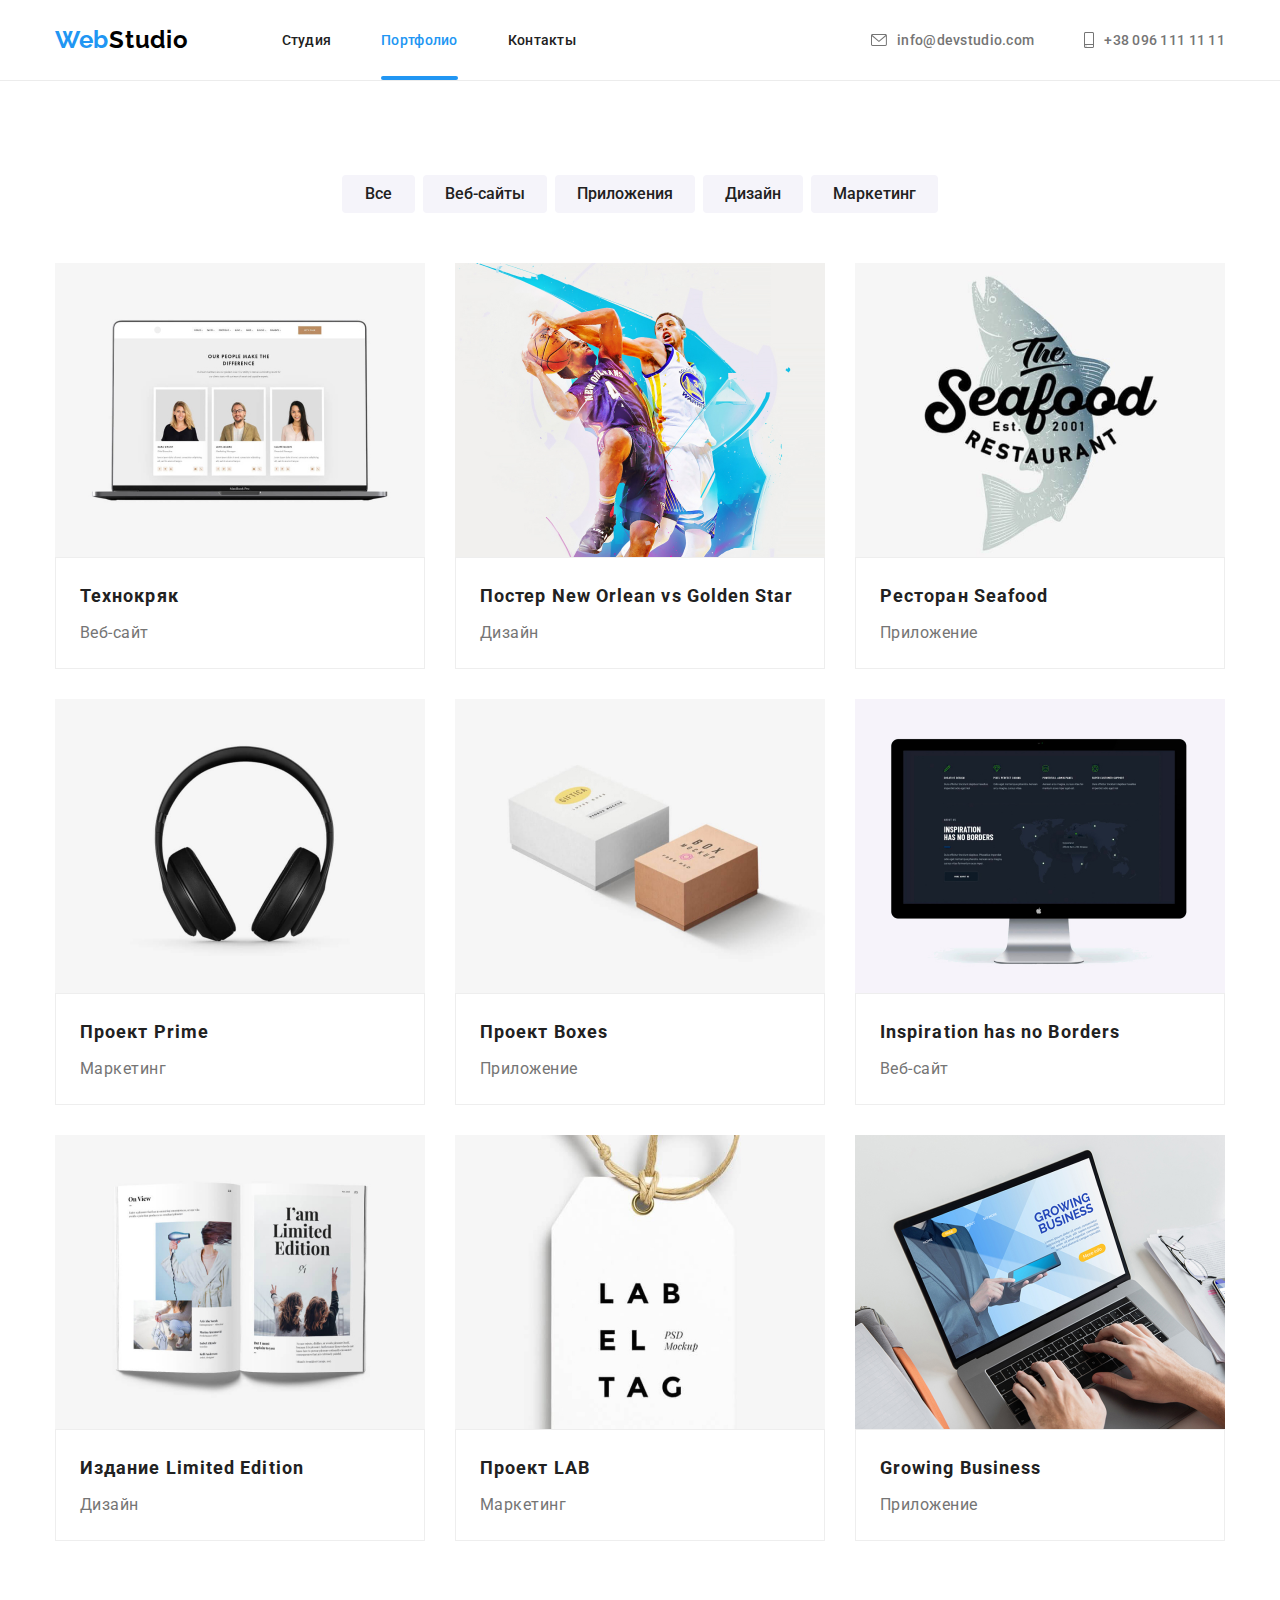
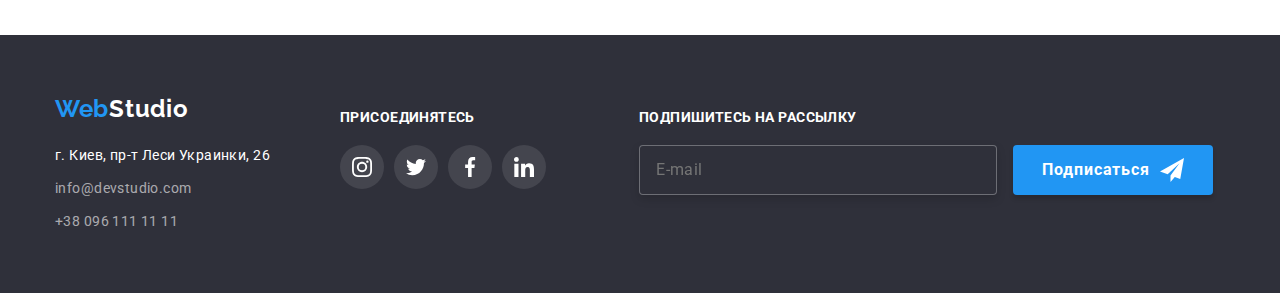
<file: portfolio.html>
<!DOCTYPE html>
<html lang="ru">

<head>
    <meta charset="UTF-8">
    <meta http-equiv="X-UA-Compatible" content="IE=edge">
    <meta name="viewport" content="width=device-width, initial-scale=1.0">
    <link rel="preconnect" href="https://fonts.googleapis.com">
    <link rel="preconnect" href="https://fonts.gstatic.com" crossorigin>
    <link href="https://fonts.googleapis.com/css2?family=Raleway:wght@700&family=Roboto:wght@400;500;700;900&display=swap"
        rel="stylesheet">
    <link rel="stylesheet" href="https://cdnjs.cloudflare.com/ajax/libs/modern-normalize/1.1.0/modern-normalize.min.css">
    <link rel="stylesheet" href="./css/main.min.css">
    <title>Portfolio</title>
</head>

<body>

    <header>
        <div class="container main-nav">
            <nav class="nav">
                <a class="logo" href="./index.html">Web<span class="logo--light">Studio</span></a>
                <button type="button" id="mobile-menu" class="mobile-menu-btn js-open-menu" aria-expanded="false"
                    aria-controls="mobile-menu" aria-label="Переключатель мобильного меню">
                    <svg width='24' height='16'>
                        <use class="icon-menu" href="./img/svg/symbol-defs.svg#icon-menu_24px"></use>
                    </svg>
                </button>
    
                <ul class="nav__list">
                    <li> <a class="nav__link" href="./index.html">Студия</a> </li>
                    <li> <a class="nav__link nav__link--current" href="./portfolio.html">Портфолио</a> </li>
                    <li> <a class="nav__link" href="#cont">Контакты</a> </li>
                </ul>
            </nav>
    
            <ul class="contacts">
                <li>
                    <a class="contacts__link" href="mailto:info@devstudio.com">
                        <svg class="contacts__icon" width="16" height="12">
                            <use href="./img/svg/symbol-defs.svg#icon-envelope"></use>
                        </svg>
                        info@devstudio.com</a>
                </li>
                <li>
                    <a class="contacts__link" href="tel:+380961111111">
                        <svg class="contacts__icon" width="10" height="16">
                            <use href="./img/svg/symbol-defs.svg#icon-smartphone"></use>
                        </svg>
                        +38 096 111 11 11</a>
                </li>
            </ul>
        </div>
    </header>

    <main>
        <section class="section">
            <div class="container">
                <h1 class="portfolio__title">Портфолио</h1>
                
                <!-- Фильтры -->
                <ul class="filter">
                    <li>
                        <button class="filter__btn" type="button">Все</button>
                    </li>
                    <li>
                        <button class="filter__btn" type="button">Веб-сайты</button>
                    </li>
                    <li>
                        <button class="filter__btn" type="button">Приложения</button>
                    </li>
                    <li>
                        <button class="filter__btn" type="button">Дизайн</button>
                    </li>
                    <li>
                        <button class="filter__btn" type="button">Маркетинг</button>
                    </li>
                </ul>
                
                <!-- Список работ -->
                <ul class="card">
                    <li>
                        <div class="card__item">
                            <img class="card__img" src="./img/project1.jpg" alt="Технокряк" >
                            <p class="card__text">Технокряк это современная площадка распространения коронавируса. Компании используют эту платформу для цифрового
                            шпионажа и атак на защищённые сервера конкурентов.</p>
                        </div>
                            <div class="card__inf">
                                <h2 class="card__title">Технокряк</h2>
                                <p class="card__name">Веб-сайт</p>
                            </div>
                    </li>
                    <li>
                        <div class="card__item">
                            <img class="card__img" src="./img/project2.jpg" alt="Постер New Orlean vs Golden Star">
                            <p class="card__text">Технокряк это современная площадка распространения коронавируса. Компании используют эту
                                платформу для цифрового
                                шпионажа и атак на защищённые сервера конкурентов.</p>
                        </div>
                            <div class="card__inf">
                                <h2 class="card__title">Постер New Orlean vs Golden Star</h2>
                                <p class="card__name">Дизайн</p>
                            </div>
                    </li>
                    <li>
                        <div class="card__item">
                            <img  class="card__img"src="./img/project3.jpg" alt="Ресторан Seafood" >
                            <p class="card__text">Технокряк это современная площадка распространения коронавируса. Компании используют эту
                                платформу для цифрового
                                шпионажа и атак на защищённые сервера конкурентов.</p>
                        </div>
                            <div class="card__inf">
                                <h2 class="card__title">Ресторан Seafood</h2>
                                <p class="card__name">Приложение</p>
                            </div>
                    </li>
                    <li>
                        <div class="card__item">
                            <img class="card__img" src="./img/project4.jpg" alt="Проект Prime" >
                            <p class="card__text">Технокряк это современная площадка распространения коронавируса. Компании используют эту
                                платформу для цифрового
                                шпионажа и атак на защищённые сервера конкурентов.</p>
                        </div>
                            <div class="card__inf">
                                <h2 class="card__title">Проект Prime</h2>
                                <p class="card__name">Маркетинг</p>
                            </div>
                    </li>
                    <li>
                        <div class="card__item">
                            <img class="card__img" src="./img/project5.jpg" alt="Проект Boxes">
                            <p class="card__text">Технокряк это современная площадка распространения коронавируса. Компании используют эту
                                платформу для цифрового
                                шпионажа и атак на защищённые сервера конкурентов.</p>
                        </div>
                            <div class="card__inf">
                                <h2 class="card__title">Проект Boxes</h2>
                                <p class="card__name">Приложение</p>
                            </div>
                    </li>
                    <li>
                        <div class="card__item">
                            <img class="card__img" src="./img/project6.jpg" alt="Inspiration has no Borders">
                            <p class="card__text">Технокряк это современная площадка распространения коронавируса. Компании используют эту
                                платформу для цифрового
                                шпионажа и атак на защищённые сервера конкурентов.</p>
                        </div>
                            <div class="card__inf">
                                <h2 class="card__title">Inspiration has no Borders</h2>
                                <p class="card__name">Веб-сайт</p>
                            </div>
                    </li>
                    <li>
                        <div class="card__item">
                            <img class="card__img" src="./img/project7.jpg" alt="Издание Limited Edition">
                            <p class="card__text">Технокряк это современная площадка распространения коронавируса. Компании используют эту
                                платформу для цифрового
                                шпионажа и атак на защищённые сервера конкурентов.</p>
                        </div>
                            <div class="card__inf">
                                <h2 class="card__title">Издание Limited Edition</h2>
                                <p class="card__name">Дизайн</p>
                            </div>
                    </li>
                    <li>
                        <div class="card__item">
                            <img class="card__img" src="./img/project8.jpg" alt="Проект LAB">
                            <p class="card__text">Технокряк это современная площадка распространения коронавируса. Компании используют эту
                                платформу для цифрового
                                шпионажа и атак на защищённые сервера конкурентов.</p>
                        </div>
                            <div class="card__inf">
                                <h2 class="card__title">Проект LAB</h2>
                                <p class="card__name">Маркетинг</p>
                            </div>
                    </li>
                    <li>
                        <div class="card__item">
                            <img class="card__img" src="./img/project9.jpg" alt="Growing Business">
                            <p class="card__text">Технокряк это современная площадка распространения коронавируса. Компании используют эту
                                платформу для цифрового
                                шпионажа и атак на защищённые сервера конкурентов.</p>
                        </div>
                            <div class="card__inf">
                                <h2 class="card__title">Growing Business</h2>
                                <p class="card__name">Приложение</p>
                            </div>
                    </li>
                </ul>
            </div>
        </section>
    </main>

    <!-- ФУТЕР -->

    <footer>
        <div class="container footer">
            <div>
                <a class="logo" href="">Web<span class="logo--dark">Studio</span></a>
                <address class="footer__adr" id="cont">
                    г. Киев, пр-т Леси Украинки, 26
                </address>
                <ul>
                    <li class="footer__mail">
                        <a class="footer__cont" href="mailto:info@devstudio.com">info@devstudio.com</a>
                    </li>
                    <li>
                        <a class="footer__cont" href="tel:+380961111111">+38 096 111 11 11</a>
                    </li>
                </ul>
            </div>
            <div class="subscribe">
                <h3 class="subscribe__title">ПРИСОЕДИНЯТЕСЬ</h3>
                <ul class="subscribe__list">
                    <li class="subscribe__item">
                        <a class="subscribe__link" href="https://www.instagram.com/" target="blank">
                            <div class="subscribe__container">
                                <svg class="subscribe__icon">
                                    <use href="./img/svg/symbol-defs.svg#icon-instagram"></use>
                                </svg>
                            </div>
                        </a>
                    </li>
                    <li class="subscribe__item">
                        <a class="subscribe__link" href="https://twitter.com/" target="blank">
                            <div class="subscribe__container">
                                <svg class="subscribe__icon">
                                    <use href="./img/svg/symbol-defs.svg#icon-twitter"></use>
                                </svg>
                            </div>
                        </a>
                    </li>
                    <li class="subscribe__item">
                        <a class="subscribe__link" href="https://www.facebook.com/" target="blank">
                            <div class="subscribe__container">
                                <svg class="subscribe__icon">
                                    <use href="./img/svg/symbol-defs.svg#icon-facebook"></use>
                                </svg>
                            </div>
                        </a>
                    </li>
                    <li class="subscribe__item">
                        <a class="subscribe__link" href="https://www.linkedin.com/" target="blank">
                            <div class="subscribe__container">
                                <svg class="subscribe__icon">
                                    <use href="./img/svg/symbol-defs.svg#icon-linkedin"></use>
                                </svg>
                            </div>
                        </a>
                    </li>
                </ul>
            </div>

            <form class="mail-form">
                <h3 class="subscribe__title">ПОДПИШИТЕСЬ НА РАССЫЛКУ</h3>
                <div class="mail">
                    <input class="mail__input" type="email" name="mail" id="email" placeholder="E-mail">
                    <button class="mail__btn" type="submit">Подписаться</button>
                </div>
            </form>
        </div>

    </footer>

    <!-- mobile menu -->
    
    <div class="mobile-menu-container js-menu-container" id="mobile-menu">
        <button type="button" class="mobile-menu-btn js-close-menu" aria-label="Переключатель мобильного меню">
            <svg width='18' height='18'>
                <use class="icon-menu-close" href="./img/svg/symbol-defs.svg#icon-menu_24px"></use>
            </svg>
        </button>
        <nav class="mobile-site-nav">
            <ul class="mobile-nav-list">
                <li class="mobile-nav-list__item"> <a href="./index.html" class="mobile-nav-list__link">Студия</a>
                </li>
                <li class="mobile-nav-list__item"> <a href="./portfolio.html" class="mobile-nav-list__link">Портфолио</a>
                </li>
                <li class="mobile-nav-list__item"> <a href="" class="mobile-nav-list__link">Контакты</a></li>
            </ul>
    
            <ul class="mobile-contacts">
                <li class="mobile-contacts__item">
                    <a href="tel:+380961111111" class="mobile-contacts-link">+38 096 111 11 11</a>
                </li>
                <li class="mobile-contacts__item">
                    <a href="mailto:info@devstudio.com" class="mobile-contacts-link">info@devstudio.com</a>
                </li>
            </ul>
            <ul class="social-network">
                <li class="social-network__item">
                    <a href="" class="social-network__link">Instagram</a>
                </li>
                <li class="social-network__item">
                    <a href="" class="social-network__link">Twitter</a>
                </li>
                <li class="social-network__item">
                    <a href="" class="social-network__link">Facebook</a>
                </li>
                <li class="social-network__item">
                    <a href="" class="social-network__link">LinkedIn</a>
                </li>
            </ul>
        </nav>
    
    </div>


    <!-- <script defer src="https://cdnjs.cloudflare.com/ajax/libs/body-scroll-lock/3.1.5/bodyScrollLock.min.js"
        integrity="sha512-HowizSDbQl7UPEAsPnvJHlQsnBmU2YMrv7KkTBulTLEGz9chfBoWYyZJL+MUO6p/yBuuMO/8jI7O29YRZ2uBlA=="
        crossorigin="anonymous"></script> -->
    <script defer src="js/mobile-menu.js"></script>
</body>


</html>
</file>
<file: css/main.min.css>
html{background-color:#e5e5e5;max-width:100vw;overflow-x:hidden}body{background-color:#fff;font-family:Roboto, sans-serif;max-width:100vw;overflow-x:hidden}ul{list-style:none;padding:0px;margin:0px}.section{width:100wv}@media screen and (min-width: 1200px){.section{padding-top:94px;padding-bottom:94px}}@media screen and (max-width: 1199px){.section{padding-top:60px;padding-bottom:60px}}.container{margin-left:auto;margin-right:auto;padding-left:15px;padding-right:15px}@media screen and (min-width: 480px){.container{width:480px}}@media screen and (min-width: 768px){.container{width:768px}}@media screen and (min-width: 1200px){.container{width:1200px}}img{display:block;max-width:100%;height:auto}p{margin:0}header{background-color:#fff;border-bottom:1px solid #ececec;width:100vw}.main-nav{display:-webkit-box;display:-ms-flexbox;display:flex;-webkit-box-align:center;-ms-flex-align:center;align-items:center;-webkit-box-pack:justify;-ms-flex-pack:justify;justify-content:space-between}.logo{color:#2196f3;font-family:raleway;font-weight:700;font-size:26px;text-decoration:none;line-height:1.2}@media screen and (min-width: 1199px){.logo{font-size:24px;line-height:28px;letter-spacing:0.03em}}.logo--light{color:#000}.logo--dark{color:#fff}@media screen and (min-width: 768px){.nav-list{display:-webkit-box;display:-ms-flexbox;display:flex}}.nav{display:-webkit-box;display:-ms-flexbox;display:flex;-webkit-box-align:center;-ms-flex-align:center;align-items:center}.nav__list{display:-webkit-box;display:-ms-flexbox;display:flex;margin-top:0;margin-bottom:0;margin-left:93px}@media screen and (max-width: 1199px){.nav__list{margin-left:88px;font-size:14px;line-height:16px}}@media screen and (max-width: 767px){.nav__list{display:none}}.nav__link{display:block;padding-top:32px;padding-bottom:32px;font-weight:500;font-size:14px;line-height:16px;letter-spacing:0.02em;color:#212121;text-decoration:none;position:relative;-webkit-transition:250ms cubic-bezier(0.4, 0, 0.2, 1);transition:250ms cubic-bezier(0.4, 0, 0.2, 1)}.nav__link:hover,.nav__link:focus{color:#2196f3;-webkit-transition:250ms cubic-bezier(0.4, 0, 0.2, 1);transition:250ms cubic-bezier(0.4, 0, 0.2, 1)}.nav__link.nav__link--current{color:#2196f3}.nav li:not(:last-child),.contacts li:not(:last-child){margin-right:50px}.nav__link::after{content:'';display:block;width:100%;height:4px;background-color:#2196f3;position:absolute;bottom:0;border-radius:2px;-webkit-transform:scaleX(0);transform:scaleX(0);-webkit-transition:-webkit-transform 250ms cubic-bezier(0.4, 0, 0.2, 1);transition:-webkit-transform 250ms cubic-bezier(0.4, 0, 0.2, 1);transition:transform 250ms cubic-bezier(0.4, 0, 0.2, 1);transition:transform 250ms cubic-bezier(0.4, 0, 0.2, 1), -webkit-transform 250ms cubic-bezier(0.4, 0, 0.2, 1)}.nav__link:hover::after,.nav__link:focus::after{-webkit-transform:scaleX(1);transform:scaleX(1)}.nav__link.nav__link--current.nav__link::after{-webkit-transform:scaleX(1);transform:scaleX(1)}.contacts{display:-webkit-box;display:-ms-flexbox;display:flex}@media screen and (max-width: 1199px){.contacts{display:-webkit-box;display:-ms-flexbox;display:flex;-webkit-box-orient:vertical;-webkit-box-direction:normal;-ms-flex-direction:column;flex-direction:column;margin-left:70px}}@media screen and (max-width: 767px){.contacts{display:none}}.contacts__link{font-weight:500;font-size:14px;line-height:16px;letter-spacing:0.02em;text-decoration:none;color:#757575;display:-webkit-box;display:-ms-flexbox;display:flex;-webkit-box-align:center;-ms-flex-align:center;align-items:center;-webkit-transition:250ms cubic-bezier(0.4, 0, 0.2, 1);transition:250ms cubic-bezier(0.4, 0, 0.2, 1)}.contacts__link:hover,.contacts__link:focus{color:#2196f3;-webkit-transition:250ms cubic-bezier(0.4, 0, 0.2, 1);transition:250ms cubic-bezier(0.4, 0, 0.2, 1)}.contacts__link:hover .contacts__icon,.contacts__link:focus .contacts__icon{fill:#2196f3;-webkit-transition:250ms cubic-bezier(0.4, 0, 0.2, 1);transition:250ms cubic-bezier(0.4, 0, 0.2, 1)}@media screen and (max-width: 1199px){.contacts__link{margin-bottom:10px}}.contacts__icon{fill:#757575;margin-right:10px;-webkit-transition:250ms cubic-bezier(0.4, 0, 0.2, 1);transition:250ms cubic-bezier(0.4, 0, 0.2, 1)}.main{background-color:#2f303a;background-image:-webkit-gradient(linear, left top, left bottom, from(rgba(47,48,58,0.4)), to(rgba(47,48,58,0.4))),url("../img/main-img.jpg");background-image:linear-gradient(rgba(47,48,58,0.4), rgba(47,48,58,0.4)),url("../img/main-img.jpg");background-repeat:no-repeat;background-position:center;margin-bottom:0px;padding-top:200px;padding-bottom:200px;text-align:center}@media screen and (max-width: 480px){.main{background-image:-webkit-gradient(linear, left top, right top, from(rgba(47,48,58,0.4)), to(rgba(47,48,58,0.4))),url("../img/main-img-m.jpg");background-image:linear-gradient(to right, rgba(47,48,58,0.4), rgba(47,48,58,0.4)),url("../img/main-img-m.jpg");background-size:cover}}@media screen and (min-width: 481px){.main{background-image:-webkit-gradient(linear, left top, right top, from(rgba(47,48,58,0.4)), to(rgba(47,48,58,0.4))),url("../img/main-img-m.jpg");background-image:linear-gradient(to right, rgba(47,48,58,0.4), rgba(47,48,58,0.4)),url("../img/main-img-m.jpg");background-size:cover}}@media screen and (min-width: 769px){.main{background-image:-webkit-gradient(linear, left top, right top, from(rgba(47,48,58,0.4)), to(rgba(47,48,58,0.4))),url("../img/main-img-t.jpg");background-image:linear-gradient(to right, rgba(47,48,58,0.4), rgba(47,48,58,0.4)),url("../img/main-img-t.jpg");background-size:cover}}@media screen and (min-width: 1199px){.main{background-image:-webkit-gradient(linear, left top, right top, from(rgba(47,48,58,0.4)), to(rgba(47,48,58,0.4))),url("../img/main-img.jpg");background-image:linear-gradient(to right, rgba(47,48,58,0.4), rgba(47,48,58,0.4)),url("../img/main-img.jpg")}}@media screen and (max-width: 1199px){.main{height:400px;padding-top:118px;padding-bottom:118px}}.main__title{margin-top:0;margin-bottom:30px;font-weight:900;font-size:44px;line-height:60px;text-align:center;letter-spacing:0.06em;text-transform:uppercase;color:#fff}@media screen and (max-width: 1199px){.main__title{font-size:26px;line-height:1.62}}.main__btn{cursor:pointer;border-radius:4px;border:0;width:200px;height:50px;font-family:Roboto;font-weight:700;font-size:16px;line-height:30px;letter-spacing:0.06em;color:#ffffff;background-color:#2196f3;-webkit-box-shadow:0px 4px 4px rgba(0,0,0,0.15);box-shadow:0px 4px 4px rgba(0,0,0,0.15)}.pluses{display:-webkit-box;display:-ms-flexbox;display:flex}@media screen and (max-width: 1199px){.pluses{-ms-flex-wrap:wrap;flex-wrap:wrap;-webkit-box-pack:center;-ms-flex-pack:center;justify-content:center}}.pluses__container{display:-webkit-box;display:-ms-flexbox;display:flex;-webkit-box-pack:center;-ms-flex-pack:center;justify-content:center;-webkit-box-align:center;-ms-flex-align:center;align-items:center;height:120px;border-radius:4px;margin-bottom:30px;margin-right:0px;background-color:#f5f4fa}.pluses li{min-width:270px}.pluses li:not(:last-child){margin-right:30px}@media screen and (max-width: 1199px){.pluses li{max-width:354px}.pluses li:nth-child(-n+2){margin-bottom:30px}.pluses li:not(:last-child){margin-right:0px}.pluses li:nth-child(2n+1){margin-right:30px}}@media screen and (max-width: 767px){.pluses li{max-width:450px}.pluses li:not(:last-child){margin-bottom:30px}.pluses li:nth-child(2n+1){margin-right:0px}}.title-2{font-weight:700;font-size:36px;line-height:42px;text-align:center;letter-spacing:0.03em;color:#212121;margin-top:0;margin-bottom:50px}@media screen and (max-width: 1199px){.title-2{font-size:28px;margin-bottom:30px}}.none{display:none}.section--small{padding-top:0px}@media screen and (max-width: 1199px){.section--small{display:none}}.pluses__title{font-weight:700;font-size:14px;line-height:16px;letter-spacing:0.03em;text-transform:uppercase;color:#212121}@media screen and (max-width: 767px){.pluses__title{text-align:center}}.pluses__text{font-size:14px;line-height:24px;letter-spacing:0.03em;color:#757575}.work{display:-webkit-box;display:-ms-flexbox;display:flex}.work li:not(:last-child){margin-right:30px}.work__item{position:relative}.work__item::before{display:inline-block;position:absolute;content:'';width:100%;height:70px;background-color:rgba(47,48,58,0.8);bottom:0}.work__title{position:absolute;margin:0;bottom:27px;left:87px;font-size:14px;line-height:16px;text-align:center;letter-spacing:0.03em;text-transform:uppercase;color:#ffffff}.team{background-color:#f5f4fa;display:-webkit-box;display:-ms-flexbox;display:flex;-ms-flex-wrap:wrap;flex-wrap:wrap;-webkit-box-pack:center;-ms-flex-pack:center;justify-content:center}.inf__name{font-weight:500;font-size:16px;line-height:19px;letter-spacing:0.03em;color:#212121;margin-top:0;margin-bottom:10px}.inf__prof{font-size:16px;line-height:19px;letter-spacing:0.03em;color:#757575}.inf{padding-top:30px;padding-bottom:30px}.team__list{display:-webkit-box;display:-ms-flexbox;display:flex;margin:0px}@media screen and (max-width: 1199px){.team__list{-ms-flex-wrap:wrap;flex-wrap:wrap;-webkit-box-pack:center;-ms-flex-pack:center;justify-content:center}}.team__item{text-align:center;border-radius:0px 0px 4px 4px;background:#ffffff;-webkit-box-shadow:0px 1px 3px rgba(0,0,0,0.12),0px 1px 1px rgba(0,0,0,0.14),0px 2px 1px rgba(0,0,0,0.2);box-shadow:0px 1px 3px rgba(0,0,0,0.12),0px 1px 1px rgba(0,0,0,0.14),0px 2px 1px rgba(0,0,0,0.2)}.team__item:not(:last-child){margin-right:30px}@media screen and (max-width: 767px){.team__item:not(:last-child){margin-bottom:30px}.team__item:not(:last-child):not(:last-child){margin-right:0px}}@media screen and (min-width: 768px) and (max-width: 1199px){.team__item{width:calc((100% - 4 * 15px) / 2);margin:15px}.team__item:not(:last-child){margin-right:15px}}.team__photo{width:270px}@media screen and (max-width: 1199px){.team__photo{width:350px}}@media screen and (max-width: 767px){.team__photo{width:450px}}.social-list{display:-webkit-box;display:-ms-flexbox;display:flex;margin-top:16px;padding-left:32px;padding-right:32px;-webkit-box-pack:center;-ms-flex-pack:center;justify-content:center;-webkit-box-align:center;-ms-flex-align:center;align-items:center}.social-list__link{display:-webkit-box;display:-ms-flexbox;display:flex;border-radius:50%;width:44px;height:44px;-webkit-box-align:center;-ms-flex-align:center;align-items:center;-webkit-box-pack:center;-ms-flex-pack:center;justify-content:center;color:#afb1b8;-webkit-transition:250ms cubic-bezier(0.4, 0, 0.2, 1);transition:250ms cubic-bezier(0.4, 0, 0.2, 1)}.social-list__link:hover,.social-list__link:focus{background-color:#2196f3;-webkit-transition:250ms cubic-bezier(0.4, 0, 0.2, 1);transition:250ms cubic-bezier(0.4, 0, 0.2, 1)}.social-list__link:hover .social-list__icon,.social-list__link:focus .social-list__icon{fill:#ffff}.social-list__container{display:-webkit-box;display:-ms-flexbox;display:flex;-webkit-box-align:center;-ms-flex-align:center;align-items:center;-webkit-box-pack:center;-ms-flex-pack:center;justify-content:center}.social-list__icon{width:20px;height:20px;fill:currentColor}.social-list__item:not(:last-child){margin-right:10px}@media screen and (max-width: 480px){.company__list{display:-webkit-box;display:-ms-flexbox;display:flex;-webkit-box-pack:center;-ms-flex-pack:center;justify-content:center}}@media screen and (max-width: 1199px){.company__list{display:-webkit-box;display:-ms-flexbox;display:flex;-ms-flex-wrap:wrap;flex-wrap:wrap;margin:-15px}}@media screen and (min-width: 1200px){.company__list{display:-webkit-box;display:-ms-flexbox;display:flex;-webkit-box-pack:center;-ms-flex-pack:center;justify-content:center;margin-left:0;margin-right:0;padding-left:215px;padding-right:215px}.company__list li:not(:last-child){margin-right:30px}}@media screen and (min-width: 1200px){.company__list li+.company__list li{margin-left:30px}}@media screen and (min-width: 475px) and (max-width: 767px){.company__list li{width:calc((100% - 4 * 15px) / 2);margin:15px}}@media screen and (min-width: 768px) and (max-width: 1199px){.company__list li{width:calc((100% - 6 * 15px) / 3);margin:15px}}.company__link{display:-webkit-box;display:-ms-flexbox;display:flex;-webkit-box-pack:center;-ms-flex-pack:center;justify-content:center;-webkit-box-align:center;-ms-flex-align:center;align-items:center;min-width:170px;height:92px;border-radius:4px;border:1px solid #afb1b8}.company__link:hover,.company__link:focus{border:1px solid #2196f3}.company__link:hover .company__icon,.company__link:focus .company__icon{fill:#2196f3;-webkit-transition:250ms cubic-bezier(0.4, 0, 0.2, 1);transition:250ms cubic-bezier(0.4, 0, 0.2, 1)}@media screen and (max-width: 475px){.company__link{display:-webkit-box;display:-ms-flexbox;display:flex;width:170px}}.company__icon{width:106px;height:60px;fill:#afb1b8;-webkit-transition:250ms cubic-bezier(0.4, 0, 0.2, 1);transition:250ms cubic-bezier(0.4, 0, 0.2, 1)}footer{background-color:#2f303a;padding-top:60px;padding-bottom:60px}.footer{display:-webkit-box;display:-ms-flexbox;display:flex;-webkit-box-pack:start;-ms-flex-pack:start;justify-content:flex-start}@media screen and (max-width: 1199px){.footer{-ms-flex-wrap:wrap;flex-wrap:wrap;-webkit-box-pack:center;-ms-flex-pack:center;justify-content:center;text-align:center}}@media screen and (max-width: 767px){.footer{display:block;text-align:center}}.footer__adr{font-size:14px;line-height:24px;letter-spacing:0.03em;font-style:normal;color:#ffffff;margin-top:20px;margin-bottom:9px}.footer__cont{font-size:14px;line-height:24px;letter-spacing:0.03em;text-decoration:none;color:rgba(255,255,255,0.6)}.footer__mail{padding-bottom:9px}.subscribe{margin-left:70px;width:206px;height:80px}@media screen and (max-width: 1199px){.subscribe{margin-left:165px}}@media screen and (max-width: 767px){.subscribe{margin-left:50%;margin-bottom:60px;margin-top:60px;-webkit-transform:translate(-50%);transform:translate(-50%)}}.subscribe__title{font-size:14px;line-height:16px;letter-spacing:0.03em;margin-bottom:20px;color:#ffffff}.subscribe__list{display:-webkit-box;display:-ms-flexbox;display:flex;margin-top:16px;padding-left:32px;padding-right:32px;-webkit-box-pack:center;-ms-flex-pack:center;justify-content:center;-webkit-box-align:center;-ms-flex-align:center;align-items:center}.subscribe__link{display:-webkit-box;display:-ms-flexbox;display:flex;border-radius:50%;width:44px;height:44px;-webkit-box-align:center;-ms-flex-align:center;align-items:center;-webkit-box-pack:center;-ms-flex-pack:center;justify-content:center;background-color:rgba(255,255,255,0.1);-webkit-transition:250ms cubic-bezier(0.4, 0, 0.2, 1);transition:250ms cubic-bezier(0.4, 0, 0.2, 1)}.subscribe__link:hover,.subscribe__link:focus{background-color:#2196f3;-webkit-transition:250ms cubic-bezier(0.4, 0, 0.2, 1);transition:250ms cubic-bezier(0.4, 0, 0.2, 1)}.subscribe__container{display:-webkit-box;display:-ms-flexbox;display:flex;-webkit-box-align:center;-ms-flex-align:center;align-items:center;-webkit-box-pack:center;-ms-flex-pack:center;justify-content:center}.subscribe__icon{width:20px;height:20px;fill:#ffff}.subscribe__item:not(:last-child){margin-right:10px}.mail-form{margin-left:93px}.mail-form input::-webkit-input-placeholder{font-size:16px;line-height:20px;letter-spacing:0.03em}.mail-form input:-ms-input-placeholder{font-size:16px;line-height:20px;letter-spacing:0.03em}.mail-form input::-ms-input-placeholder{font-size:16px;line-height:20px;letter-spacing:0.03em}.mail-form input::placeholder{font-size:16px;line-height:20px;letter-spacing:0.03em}@media screen and (max-width: 1199px){.mail-form{margin-left:auto;margin-right:auto;margin-top:60px}}.mail__input{min-width:358px;height:50px;padding-left:16px;border:1px solid rgba(255,255,255,0.3);border-radius:4px;-webkit-filter:drop-shadow(0px 4px 4px rgba(0,0,0,0.15));filter:drop-shadow(0px 4px 4px rgba(0,0,0,0.15));background-color:#2f303a;color:rgba(255,255,255,0.6)}@media screen and (max-width: 1199px){.mail__input{min-width:450px;margin-left:50%;margin-bottom:20px;-webkit-transform:translate(-50%);transform:translate(-50%)}}@media screen and (max-width: 767px){.mail__input{margin-right:50%}}@media screen and (max-width: 475px){.mail__input{min-width:320px}}.mail__btn{display:-webkit-inline-box;display:-ms-inline-flexbox;display:inline-flex;-webkit-box-align:center;-ms-flex-align:center;align-items:center;-webkit-box-pack:center;-ms-flex-pack:center;justify-content:center;margin-left:12px;width:200px;height:50px;cursor:pointer;border-radius:4px;border:0;font-family:Roboto;font-weight:700;font-size:16px;line-height:30px;letter-spacing:0.06em;color:#ffffff;background-color:#2196f3;-webkit-box-shadow:0px 4px 4px rgba(0,0,0,0.15);box-shadow:0px 4px 4px rgba(0,0,0,0.15)}.mail__btn::after{content:'';width:24px;height:24px;margin-left:10px;background-size:contain;background-image:url(../img/svg/icon-send.svg)}.backdrop{position:fixed;top:0;left:0;width:100vw;height:100%;background-color:rgba(0,0,0,0.2);opacity:1;-webkit-transition:opacity 250ms cubic-bezier(0.4, 0, 0.2, 1);transition:opacity 250ms cubic-bezier(0.4, 0, 0.2, 1)}.backdrop.backdrop--is-hidden{opacity:0;pointer-events:none}.modal{position:absolute;top:50%;left:50%;-webkit-transform:translate(-50%, -50%);transform:translate(-50%, -50%);min-width:528px;min-height:581px;border-radius:4px;background-color:#fff;-webkit-box-shadow:0px 1px 3px rgba(0,0,0,0.12),0px 1px 1px rgba(0,0,0,0.14),0px 2px 1px rgba(0,0,0,0.2);box-shadow:0px 1px 3px rgba(0,0,0,0.12),0px 1px 1px rgba(0,0,0,0.14),0px 2px 1px rgba(0,0,0,0.2)}@media screen and (max-width: 480px){.modal{min-width:320px;min-height:500px}}@media screen and (min-width: 480px){.modal{min-width:450px;min-height:609px}}@media screen and (min-width: 1200px){.modal{min-width:528px;min-height:581px}}.modal__button-close{display:-webkit-box;display:-ms-flexbox;display:flex;position:absolute;width:30px;height:30px;top:8px;right:8px;-webkit-box-align:center;-ms-flex-align:center;align-items:center;-webkit-box-pack:center;-ms-flex-pack:center;justify-content:center;border-radius:50%;border:1px solid rgba(0,0,0,0.1);background-color:#fff;cursor:pointer}.button-close{display:-webkit-box;display:-ms-flexbox;display:flex;-webkit-box-align:center;-ms-flex-align:center;align-items:center;-webkit-box-pack:center;-ms-flex-pack:center;justify-content:center}.button-close:hover .button-close__icon,.button-close:focus .button-close__icon{fill:#2196f3;-webkit-transition:250ms cubic-bezier(0.4, 0, 0.2, 1);transition:250ms cubic-bezier(0.4, 0, 0.2, 1)}.button-close__icon{width:18px;height:18px;fill:#000;-webkit-transition:250ms cubic-bezier(0.4, 0, 0.2, 1);transition:250ms cubic-bezier(0.4, 0, 0.2, 1)}.form{margin:40px auto;width:448px}@media screen and (max-width: 480px){.form{max-width:320px}}@media screen and (min-width: 480px){.form{width:370px}}@media screen and (min-width: 1200px){.form{min-width:448px}}.form__title{text-align:center;margin-bottom:12px;font-weight:bold;font-size:20px;line-height:23px;letter-spacing:0.03em}.form__item{display:-webkit-box;display:-ms-flexbox;display:flex;-webkit-box-orient:vertical;-webkit-box-direction:normal;-ms-flex-direction:column;flex-direction:column;position:relative;margin-bottom:10px;-webkit-transition:250ms cubic-bezier(0.4, 0, 0.2, 1);transition:250ms cubic-bezier(0.4, 0, 0.2, 1)}.form__item:hover,.form__item:focus{fill:#2196f3;-webkit-transition:250ms cubic-bezier(0.4, 0, 0.2, 1);transition:250ms cubic-bezier(0.4, 0, 0.2, 1)}.form__item:hover .form__input,.form__item:focus .form__input{border:1px solid #2196f3;-webkit-transition:250ms cubic-bezier(0.4, 0, 0.2, 1);transition:250ms cubic-bezier(0.4, 0, 0.2, 1)}.form__item:hover .form__comment,.form__item:focus .form__comment{border:1px solid #2196f3;-webkit-transition:250ms cubic-bezier(0.4, 0, 0.2, 1);transition:250ms cubic-bezier(0.4, 0, 0.2, 1)}.form__label{margin-bottom:4px;font-size:12px;line-height:14px;letter-spacing:0.01em;color:#757575}.form__input{height:40px;padding:12px 42px;border-radius:4px;border:1px solid rgba(33,33,33,0.2);-webkit-transition:250ms cubic-bezier(0.4, 0, 0.2, 1);transition:250ms cubic-bezier(0.4, 0, 0.2, 1)}.form__input:focus{border:1px solid #2196f3;-webkit-transition:250ms cubic-bezier(0.4, 0, 0.2, 1);transition:250ms cubic-bezier(0.4, 0, 0.2, 1)}.form__input:focus+.form__icon-box .form__icon{fill:#2196f3;-webkit-transition:250ms cubic-bezier(0.4, 0, 0.2, 1);transition:250ms cubic-bezier(0.4, 0, 0.2, 1)}.form__comment{padding:12px 16px;resize:none;height:120px;border-radius:4px;border:1px solid rgba(33,33,33,0.2);-webkit-transition:250ms cubic-bezier(0.4, 0, 0.2, 1);transition:250ms cubic-bezier(0.4, 0, 0.2, 1)}.form__comment:focus{border:1px solid #2196f3}.form__comment::-webkit-input-placeholder{padding-left:16px;padding-top:12px;font-size:12px;line-height:14px;letter-spacing:0.01em;color:rgba(117,117,117,0.5)}.form__comment:-ms-input-placeholder{padding-left:16px;padding-top:12px;font-size:12px;line-height:14px;letter-spacing:0.01em;color:rgba(117,117,117,0.5)}.form__comment::-ms-input-placeholder{padding-left:16px;padding-top:12px;font-size:12px;line-height:14px;letter-spacing:0.01em;color:rgba(117,117,117,0.5)}.form__comment::placeholder{padding-left:16px;padding-top:12px;font-size:12px;line-height:14px;letter-spacing:0.01em;color:rgba(117,117,117,0.5)}.form__icon-box{display:-webkit-box;display:-ms-flexbox;display:flex;position:absolute;top:50%;left:15px}.form__btn{margin-left:50%;-webkit-transform:translate(-50%, 0);transform:translate(-50%, 0)}.checkbox{display:-webkit-box;display:-ms-flexbox;display:flex;margin-bottom:30px;-webkit-box-pack:center;-ms-flex-pack:center;justify-content:center;-webkit-box-align:center;-ms-flex-align:center;align-items:center;margin-top:20px}@media screen and (max-width: 480px){.checkbox{max-width:320px;margin-left:10px;font-size:11px}}@media screen and (min-width: 480px){.checkbox{width:370px;margin-left:10px;font-size:12px}}@media screen and (min-width: 1200px){.checkbox{min-width:430px}}.checkbox__input{position:absolute;-webkit-appearance:none;-moz-appearance:none;appearance:none}.checkbox__input:checked+.checkbox__icon{background-image:url(../img/svg/check-on.svg)}.checkbox__icon{display:inline-block;width:16px;height:15px;background-image:url(../img/svg/check-off.svg)}.checkbox__label{font-size:14px;line-height:24px;letter-spacing:0.03em;margin-left:9px;color:#757575}@media screen and (max-width: 480px){.checkbox__label{margin-left:10px;font-size:9px}}@media screen and (min-width: 480px){.checkbox__label{margin-left:10px;font-size:12px}}@media screen and (min-width: 1200px){.checkbox__label{font-size:14px}}.checkbox__link{font-size:14px;line-height:24px;letter-spacing:0.03em;-webkit-text-decoration-line:underline;text-decoration-line:underline;color:#2196f3}@media screen and (max-width: 480px){.checkbox__link{font-size:9px}}@media screen and (min-width: 480px){.checkbox__link{font-size:12px}}@media screen and (min-width: 1200px){.checkbox__link{font-size:14px}}.portfolio__title{display:none}.filter{display:-webkit-box;display:-ms-flexbox;display:flex;margin-bottom:56px}@media screen and (max-width: 480px){.filter{display:block}}@media screen and (min-width: 480px){.filter{display:-webkit-inline-box;display:-ms-inline-flexbox;display:inline-flex;-ms-flex-wrap:wrap;flex-wrap:wrap}}@media screen and (min-width: 768px){.filter{display:-webkit-box;display:-ms-flexbox;display:flex;-webkit-box-pack:center;-ms-flex-pack:center;justify-content:center}}@media screen and (min-width: 1200px){.filter{margin-bottom:50px}}.filter li:not(:last-child){margin-right:8px}@media screen and (max-width: 767px){.filter li:not(:last-child):nth-child(-n+2){margin-bottom:15px}}.filter__btn{background-color:#f5f4fa;color:#212121;font-family:inherit;font-weight:500;font-size:16px;cursor:pointer;border-radius:4px;border:0;padding:6px 22px;height:38px;min-width:73px;-webkit-transition:250ms cubic-bezier(0.4, 0, 0.2, 1);transition:250ms cubic-bezier(0.4, 0, 0.2, 1)}.filter__btn:focus,.filter__btn:hover{background-color:#2196f3;color:#fff;-webkit-box-shadow:0px 3px 1px rgba(0,0,0,0.1),0px 1px 2px rgba(0,0,0,0.08),0px 2px 2px rgba(0,0,0,0.12);box-shadow:0px 3px 1px rgba(0,0,0,0.1),0px 1px 2px rgba(0,0,0,0.08),0px 2px 2px rgba(0,0,0,0.12);-webkit-transition:250ms cubic-bezier(0.4, 0, 0.2, 1);transition:250ms cubic-bezier(0.4, 0, 0.2, 1)}.card{display:-webkit-box;display:-ms-flexbox;display:flex;-ms-flex-wrap:wrap;flex-wrap:wrap}@media screen and (min-width: 768px) and (max-width: 1199px){.card{display:-webkit-box;display:-ms-flexbox;display:flex;-ms-flex-wrap:wrap;flex-wrap:wrap;margin:-15px}}@media screen and (min-width: 1200px){.card{display:-webkit-box;display:-ms-flexbox;display:flex;-ms-flex-wrap:wrap;flex-wrap:wrap}}.card li{background:#ffffff;-webkit-box-sizing:border-box;box-sizing:border-box;cursor:pointer}@media screen and (max-width: 767px){.card li:not(:last-child){margin-bottom:30px}}@media screen and (min-width: 768px) and (max-width: 1199px){.card li{width:calc((100% - 4 * 15px) / 2);margin:15px}}@media screen and (min-width: 1200px){.card li{width:calc((100% - 60px) / 3);margin-right:30px;margin-bottom:30px}.card li:nth-child(3n){margin-right:0px}.card li:nth-last-child(-n+3){margin-bottom:0px}}.card li:hover,.card li:focus{-webkit-box-shadow:0px 1px 1px rgba(0,0,0,0.12),0px 4px 4px rgba(0,0,0,0.06),1px 4px 6px rgba(0,0,0,0.16);box-shadow:0px 1px 1px rgba(0,0,0,0.12),0px 4px 4px rgba(0,0,0,0.06),1px 4px 6px rgba(0,0,0,0.16)}.card__inf{border:1px solid #eeeeee;padding:20px 24px;text-align:left}.card__item{position:relative;overflow:hidden}.card__item::before{position:absolute;display:inline-block;content:'';width:100%;height:100%;background-color:rgba(33,150,243,0.9);-webkit-transform:translateY(100%);transform:translateY(100%);-webkit-transition:-webkit-transform 250ms cubic-bezier(0.4, 0, 0.2, 1);transition:-webkit-transform 250ms cubic-bezier(0.4, 0, 0.2, 1);transition:transform 250ms cubic-bezier(0.4, 0, 0.2, 1);transition:transform 250ms cubic-bezier(0.4, 0, 0.2, 1), -webkit-transform 250ms cubic-bezier(0.4, 0, 0.2, 1)}.card__item:hover::before,.card__item:focus::before{opacity:1;-webkit-transform:translateY(0);transform:translateY(0)}.card__item:hover .card__text,.card__item:focus .card__text{opacity:1;-webkit-transform:translateY(0);transform:translateY(0)}.card__text{color:#fff;position:absolute;top:63px;left:24px;font-size:18px;line-height:28px;letter-spacing:0.03em;-webkit-transform:translateY(250%);transform:translateY(250%);-webkit-transition:-webkit-transform 250ms cubic-bezier(0.4, 0, 0.2, 1);transition:-webkit-transform 250ms cubic-bezier(0.4, 0, 0.2, 1);transition:transform 250ms cubic-bezier(0.4, 0, 0.2, 1);transition:transform 250ms cubic-bezier(0.4, 0, 0.2, 1), -webkit-transform 250ms cubic-bezier(0.4, 0, 0.2, 1)}.card__title{font-weight:700;font-size:18px;line-height:36px;letter-spacing:0.06em;color:#212121;margin:0 0 4px 0}.card__name{font-size:16px;line-height:30px;letter-spacing:0.03em;color:#757575}.mobile-menu-container{position:fixed;top:0;left:0;width:100vw;height:100vh;padding:48px 40px 48px 40px;background-color:#fff;z-index:999;opacity:0;-webkit-transform:translateX(100%);transform:translateX(100%);-webkit-transition:-webkit-transform 250ms cubic-bezier(0.4, 0, 0.2, 1);transition:-webkit-transform 250ms cubic-bezier(0.4, 0, 0.2, 1);transition:transform 250ms cubic-bezier(0.4, 0, 0.2, 1);transition:transform 250ms cubic-bezier(0.4, 0, 0.2, 1), -webkit-transform 250ms cubic-bezier(0.4, 0, 0.2, 1)}@media (min-width: 768px){.mobile-menu-container{display:none}}.mobile-menu-container.is-open{-webkit-transform:translateX(0);transform:translateX(0);opacity:1}.mobile-menu-container .mobile-menu-btn{position:absolute;top:10px;right:15px;color:#2196f3;margin:0;padding:0;width:40px;height:40px}.mobile-menu-btn{width:40px;height:40px;display:-webkit-box;display:-ms-flexbox;display:flex;-webkit-box-align:center;-ms-flex-align:center;align-items:center;-webkit-box-pack:center;-ms-flex-pack:center;justify-content:center;margin-left:276px;margin-top:10px;margin-bottom:10px;border:none;cursor:pointer;background-color:transparent;fill:#212121;-webkit-transition:fill 250ms cubic-bezier(0.4, 0, 0.2, 1);transition:fill 250ms cubic-bezier(0.4, 0, 0.2, 1)}.mobile-menu-btn:hover{fill:#2196f3}@media (max-width: 475px){.mobile-menu-btn{margin-left:130px}}@media (min-width: 768px){.mobile-menu-btn{display:none}}.mobile-site-nav{height:100%;display:-webkit-box;display:-ms-flexbox;display:flex;-webkit-box-orient:vertical;-webkit-box-direction:normal;-ms-flex-direction:column;flex-direction:column;-webkit-box-pack:justify;-ms-flex-pack:justify;justify-content:space-between}.mobile-nav-list__link{display:block;padding-top:32px;padding-bottom:32px;position:relative;-webkit-transition:color 250ms cubic-bezier(0.4, 0, 0.2, 1);transition:color 250ms cubic-bezier(0.4, 0, 0.2, 1);color:#212121;text-decoration:none;font-weight:500;font-size:40px;line-height:0.85;letter-spacing:0.02em}.mobile-nav-list__link:hover,.mobile-nav-list__link:focus{color:#2196f3}.mobile-contacts-link{display:block;color:#757575;text-decoration:none;font-weight:500;font-size:24px;line-height:0.86;letter-spacing:0.02em;-webkit-transition:color 250ms cubic-bezier(0.4, 0, 0.2, 1),font-size 250ms cubic-bezier(0.4, 0, 0.2, 1);transition:color 250ms cubic-bezier(0.4, 0, 0.2, 1),font-size 250ms cubic-bezier(0.4, 0, 0.2, 1)}.mobile-contacts-link:focus,.mobile-contacts-link:hover{color:#2196f3;font-size:34px}.mobile-contacts__item:not(:last-child){margin-bottom:32px}.social-network{display:-webkit-box;display:-ms-flexbox;display:flex;margin-top:64px}.social-network__item:not(:last-child){margin-right:10px}.social-network__item:not(:last-child)::after{content:'';width:22px;height:0px;border:1px solid rgba(33,33,33,0.2);margin-left:10px}.social-network__link{display:inline-block;text-decoration:none;font-weight:500;font-size:18px;line-height:1.22;letter-spacing:0.02em;color:#2196f3}
/*# sourceMappingURL=main.min.css.map */
</file>
